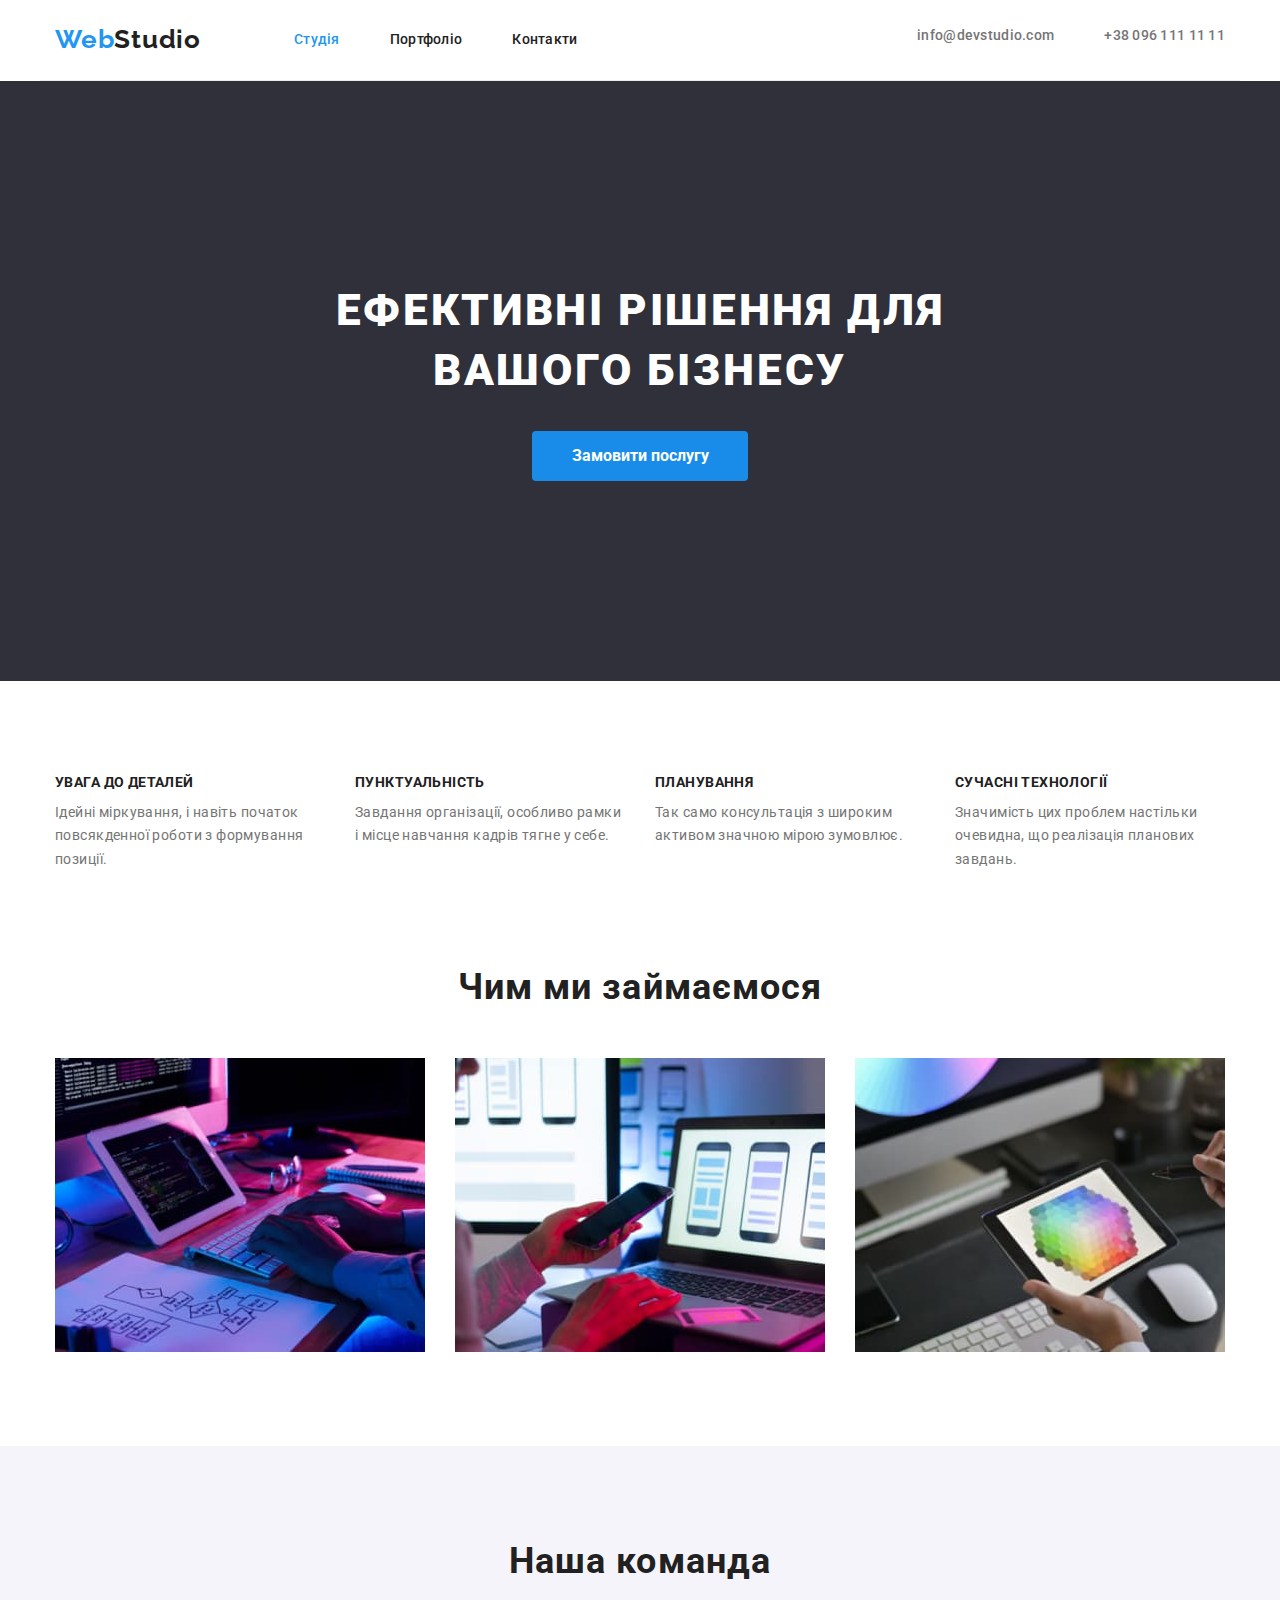
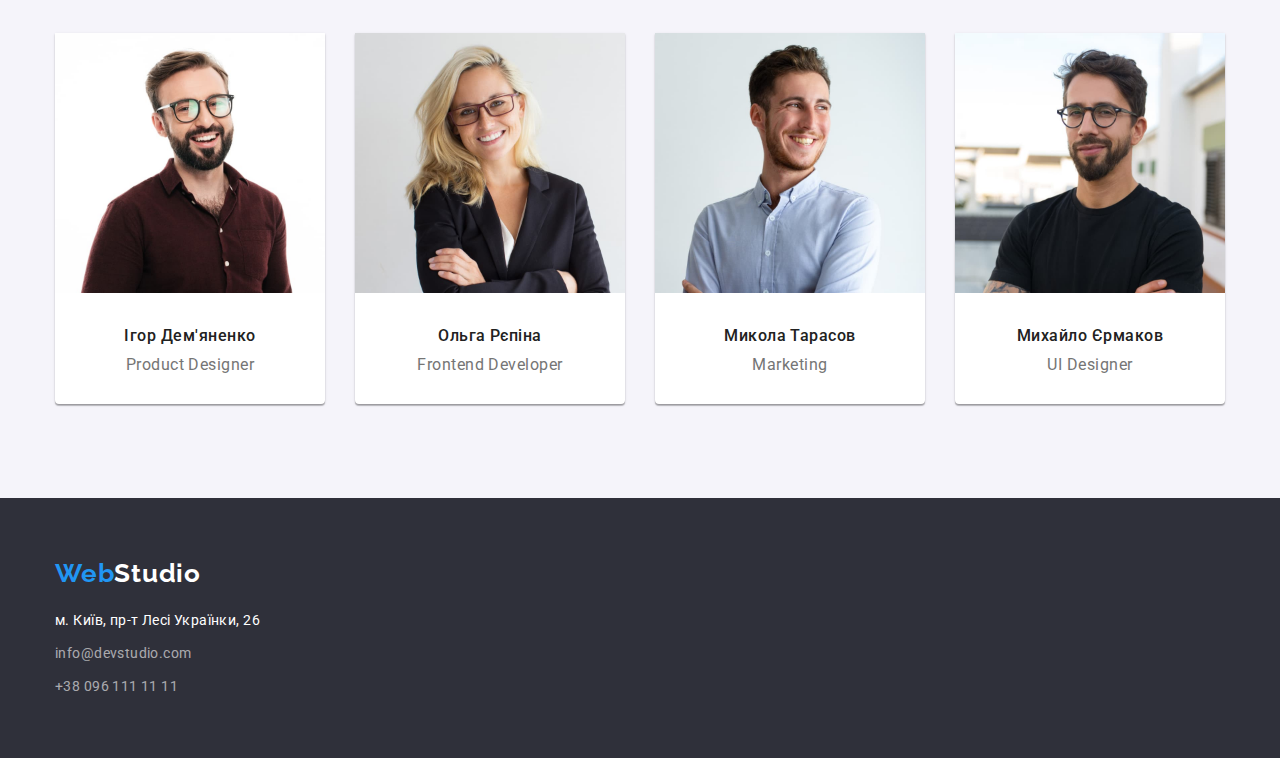
<file: index.html>
<!DOCTYPE html>
<html lang="uk">
<head>
    <meta charset="UTF-8">
    <meta name="viewport" content="width=device-width, initial-scale=1.0">
    <title>Document</title>
    <link rel="preconnect" href="https://fonts.googleapis.com">
    <link rel="preconnect" href="https://fonts.gstatic.com" crossorigin>
    <link href="https://fonts.googleapis.com/css2?family=Raleway:wght@700&family=Roboto:wght@400;500;700;900&display=swap"
        rel="stylesheet">
        <link rel="stylesheet" href="https://cdn.jsdelivr.net/npm/modern-normalize@1.1.0/modern-normalize.min.css">
    <link rel="stylesheet" href="./css/style.css">
</head>
<body>
    <header class="main-header">
     <div class="content-header conteiner">
      <nav class="main-nav">
      <a class="logo link" href="./index.html">Web<span class="logo-black">Studio</span></a>
      <ul class="menu list">
       <li class="menu-item"><a class="menu-link link current" href="./index.html">Студія</a></li>
       <li class="menu-item"><a class="menu-link link" href="./portfolio.html">Портфоліо</a></li>
       <li class="menu-item"><a class="menu-link link" href="">Контакти</a></li>
    </ul>
    </nav>
    <ul class="contact list">
        <li class="contact-item"><a class="contact-mail link" href="mailto:info@devstudio.com">info@devstudio.com</a></li>
        <li class="contact-item"><a class="contact-tel link" href="tel:+380961111111">+38 096 111 11 11</a></li>
    </ul>
</div>
    </header>
    
    <main>
        <section class="section hero">
            <div class="conteiner">
            <h1 class="hero-title">Ефективні рішення для вашого бізнесу</h1>
            <button class="modal-button" type="button">Замовити послугу</button>
        </div>
        </section>
        <section class="section">
            <div class="conteiner">
            <h2 class="section-title visually-hidden link">Наші особливості</h2>
            <ul class="benefits-list list">
                <li class="work-item">
                    <h3 class="work-title">УВАГА ДО ДЕТАЛЕЙ</h3>
                    <p class="benefits-text">Ідейні міркування, і навіть початок повсякденної роботи з формування позиції.</p>
                </li>
                <li class="work-item">
                    <h3 class="work-title">ПУНКТУАЛЬНІСТЬ</h3>
                    <p class="benefits-text">Завдання організації, особливо рамки і місце навчання кадрів тягне у себе.</p>
                </li>
                <li class="work-item">
                    <h3 class="work-title">ПЛАНУВАННЯ</h3>
                    <p class="benefits-text">Так само консультація з широким активом значною мірою зумовлює.</p>
                </li>
                <li class="work-item">
                    <h3 class="work-title">СУЧАСНІ ТЕХНОЛОГІЇ</h3>
                    <p class="benefits-text">Значимість цих проблем настільки очевидна, що реалізація планових завдань.</p>
                </li>
            </ul>
        </div>
        </section>
        <section class="section about">
            <div class="conteiner">
            <h2 class="section-title">Чим ми займаємося</h2>
            <ul class="img-list list">
                <li>
                    <img class="img-about" src="./img/верстка.jpg" alt="верстка" width="370">
                </li>
                <li>
                    <img class="img-about" src="./img/адаптація.jpg" alt="адаптація" width="370">
                </li>
                <li>
                    <img class="img-about" src="./img/графічні_роботи.jpg" alt="графічні роботи" width="370">
                </li>
            </ul>
        </div>
        </section>
        <section class="section" style="background-color: #F5F4FA;">
            <div class="conteiner">
            <h2 class="team-title">Наша команда</h2>
            <ul class="personal-list list">
                <li class="team-item">
                    <img class="img-team" src="./img/Product_Designer.jpg" alt="Product Designer" width="270">
                    <h3 class="personal-title">Ігор Дем'яненко</h3>
                    <p class="personal-text">Product Designer</p>
                </li>
                <li class="team-item">
                    <img class="img-team" src="./img/Frontend_Developer.jpg" alt="Frontend Developer" width="270">
                    <h3 class="personal-title">Ольга Рєпіна</h3>
                    <p class="personal-text">Frontend Developer</p>
                </li>
                <li class="team-item">
                    <img class="img-team" src="./img/Marketing.jpg" alt="Marketing" width="270">
                    <h3 class="personal-title">Микола Тарасов</h3>
                    <p class="personal-text">Marketing</p>
                </li>
                <li class="team-item">
                    <img class="img-team" src="./img/UI_Designer.jpg" alt="UI Designer" width="270">
                    <h3 class="personal-title">Михайло Єрмаков</h3>
                    <p class="personal-text">UI Designer</p>
                </li>
            </ul>
        </div>
        </section>
    </main>
    <footer class="footer">
        <div class="conteiner">
        <a class="logo-footer link" href="./index.html">Web<span class="logo-white">Studio</span></a>
        <address class="footer-contact">
        <ul class="contact-footer list">
            <li class="contact-item"><a class="contact-adress link" href="">м. Київ, пр-т Лесі Українки, 26</a>
            </li>
            <li class="contact-item"><a class="contact-mail-footer link" href="mailto:info@devstudio.com">info@devstudio.com</a>
            </li>
            <li class="contact-item"><a class="contact-tel-footer link" href="tel:+380961111111">+38 096 111 11 11</a>
            </li>
        </ul>
        </address>
    </div>
    </footer>
</body>
</html>
</file>
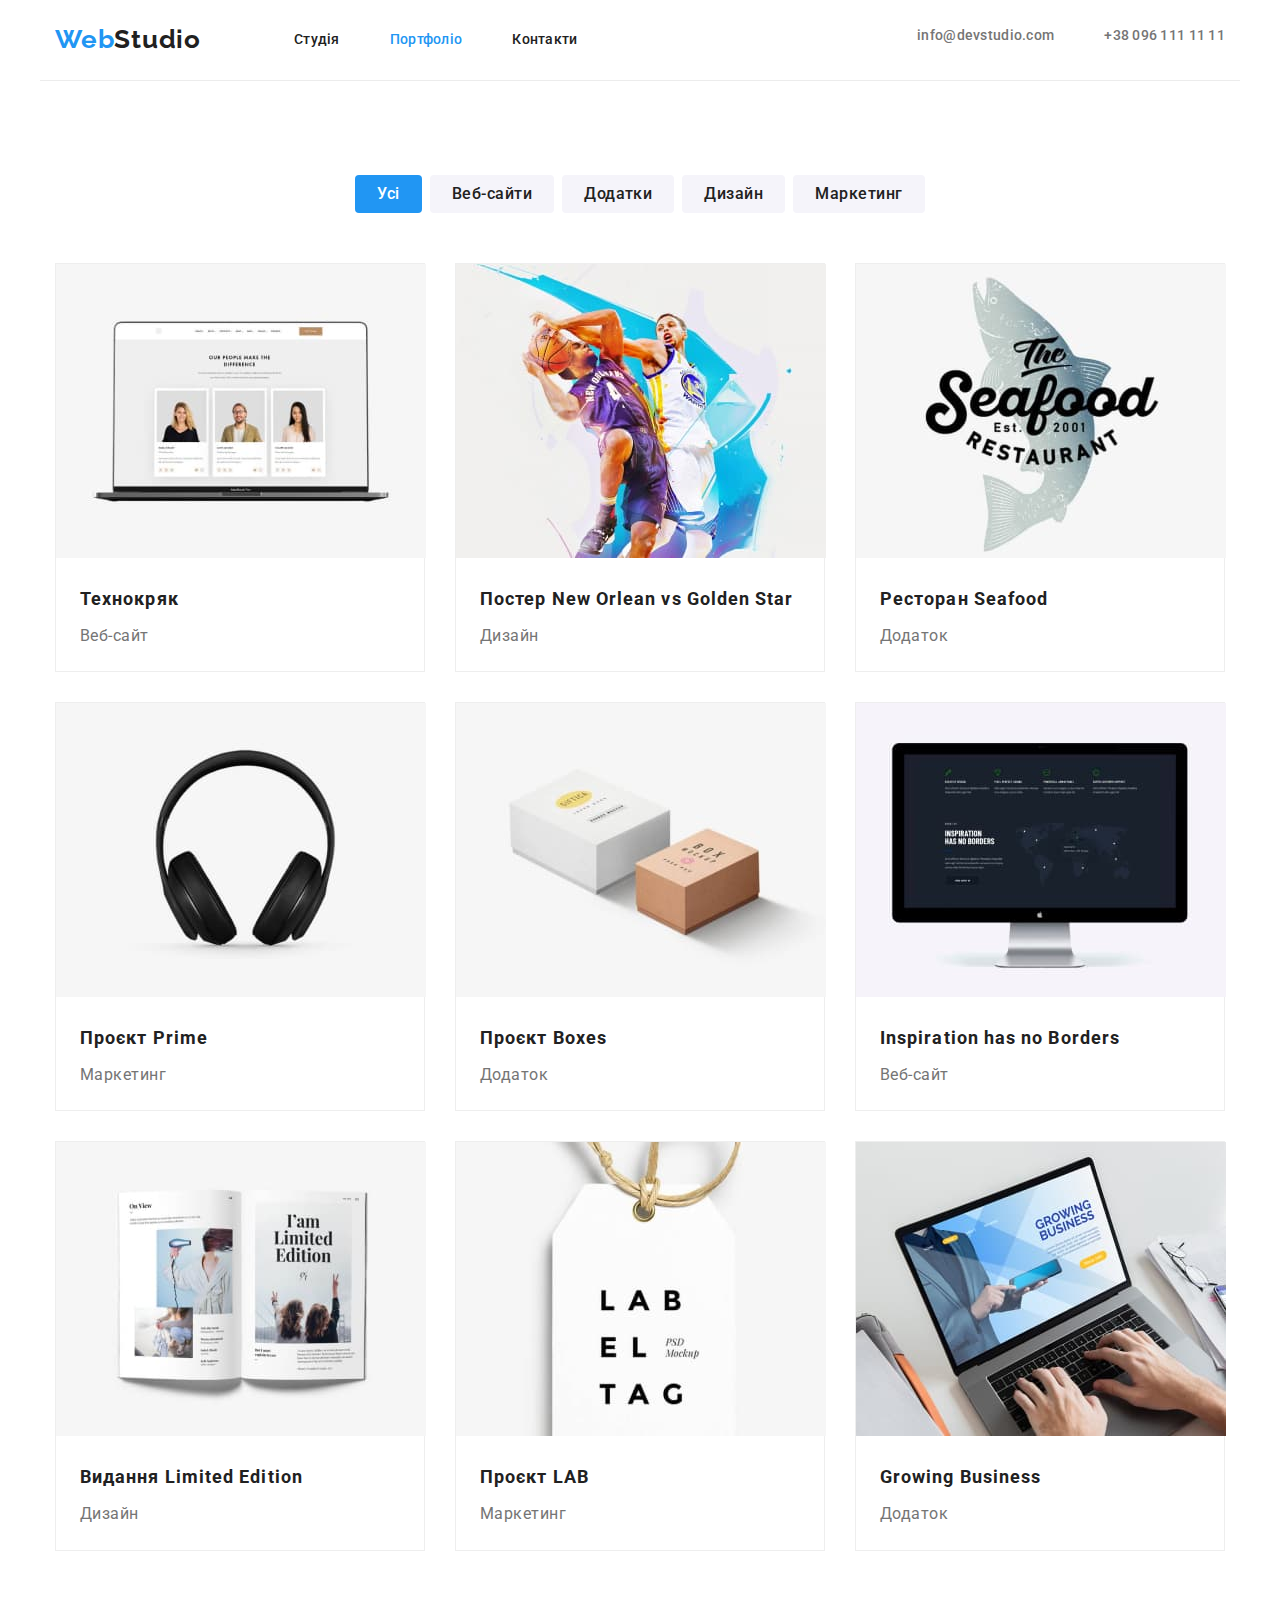
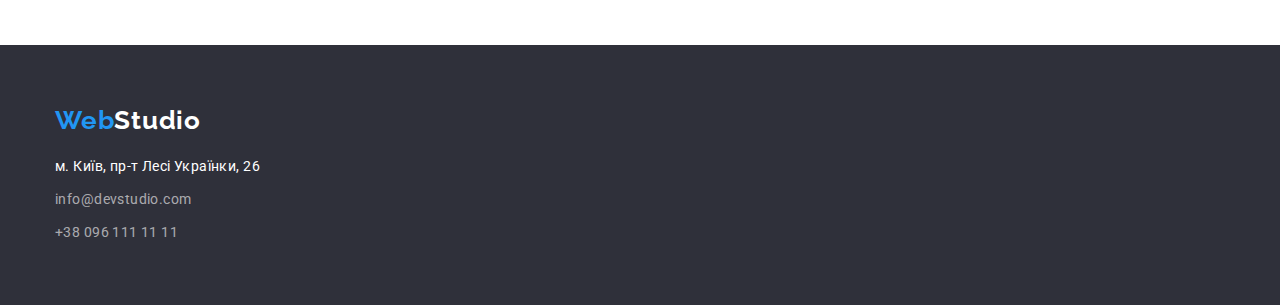
<file: portfolio.html>
<!DOCTYPE html>
<html lang="uk">
<head>
    <meta charset="UTF-8">
    <meta name="viewport" content="width=device-width, initial-scale=1.0">
    <title>Document</title>
    <link rel="preconnect" href="https://fonts.googleapis.com">
    <link rel="preconnect" href="https://fonts.gstatic.com" crossorigin>
    <link href="https://fonts.googleapis.com/css2?family=Raleway:wght@700&family=Roboto:wght@400;500;700;900&display=swap"
        rel="stylesheet">
    <link rel="stylesheet" href="https://cdn.jsdelivr.net/npm/modern-normalize@1.1.0/modern-normalize.min.css">
    <link rel="stylesheet" href="./css/style.css">
</head>
<body>
<header class="main-header">
    <div class="content-header conteiner">
        <nav class="main-nav">
            <a class="logo link" href="./index.html">Web<span class="logo-black">Studio</span></a>
            <ul class="menu list">
                <li class="menu-item"><a class="menu-link link" href="./index.html">Студія</a></li>
                <li class="menu-item"><a class="menu-link link current" href="./portfolio.html">Портфоліо</a></li>
                <li class="menu-item"><a class="menu-link link" href="">Контакти</a></li>
            </ul>
        </nav>
        <ul class="contact list">
            <li class="contact-item"><a class="contact-mail link"
                    href="mailto:info@devstudio.com">info@devstudio.com</a></li>
            <li class="contact-item"><a class="contact-tel link" href="tel:+380961111111">+38 096 111 11 11</a></li>
        </ul>
    </div>
</header>
    <main>
        <section class="section">
            <div class="conteiner">
            <ul class="filter list">
                <li><button class="button current" type="button">Усі</button></li>
                <li><button class="button" type="button">Веб-сайти</button></li>
                <li><button class="button" type="button">Додатки</button></li>
                <li><button class="button" type="button">Дизайн</button></li>
                <li><button class="button" type="button">Маркетинг</button></li>
            </ul>
            <h1 class="visually-hidden">Проекти</h1>
            <ul class="projects-list card-set list">
                <li class="project-item">
                    <img class="projet-img" src="./img/технокряк.jpg" alt="технокряк" width="370">
                    <h3 class="project-title">Технокряк</h3>
                    <p class="project-text">Веб-сайт</p>
                </li>
                <li class="project-item">
                    <img class="projet-img" src="./img/постер.jpg" alt="постер" width="370">
                    <h3 class="project-title">Постер New Orlean vs Golden Star</h3>
                    <p class="project-text">Дизайн</p>
                </li>
                <li class="project-item">
                    <img class="projet-img" src="./img/ресторан.jpg" alt="ресторан" width="370">
                    <h3 class="project-title">Ресторан Seafood</h3>
                    <p class="project-text">Додаток</p>
                </li>
                <li class="project-item">
                    <img class="projet-img" src="./img/проект1.jpg" alt="проєкт1" width="370">
                    <h3 class="project-title">Проєкт Prime</h3>
                    <p class="project-text">Маркетинг</p>
                </li>
                <li class="project-item">
                    <img class="projet-img" src="./img/проект2.jpg" alt="проєкт2" width="370">
                    <h3 class="project-title">Проєкт Boxes</h3>
                    <p class="project-text">Додаток</p>
                </li>
                <li class="project-item">
                    <img class="projet-img" src="./img/вебсайт.jpg" alt="веб-сайт" width="370">
                    <h3 class="project-title">Inspiration has no Borders</h3>
                    <p class="project-text">Веб-сайт</p>
                </li>
                <li class="project-item">
                    <img class="projet-img" src="./img/видання.jpg" alt="дизайн" width="370">
                    <h3 class="project-title">Видання Limited Edition</h3>
                    <p class="project-text">Дизайн</p>
                </li>
                <li class="project-item">
                    <img class="projet-img" src="./img/проект3.jpg" alt="проєкт3" width="370">
                    <h3 class="project-title">Проєкт LAB</h3>
                    <p class="project-text">Маркетинг</p>
                </li>
                <li class="project-item">
                    <img class="projet-img" src="./img/додаток.jpg" alt="додаток" width="370">
                    <h3 class="project-title">Growing Business</h3>
                    <p class="project-text">Додаток</p>
                </li>
            </ul>
        </div>
        </section>
    </main>
    <footer class="footer">
        <div class="content-footer conteiner">
            <a class="logo-footer link" href="./index.html">Web<span class="logo-white">Studio</span></a>
            <address class="footer-contact">
                <ul class="contact-footer list">
                    <li class="contact-item"><a class="contact-adress link" href="">м. Київ, пр-т Лесі Українки, 26</a>
                    </li>
                    <li class="contact-item"><a class="contact-mail-footer link"
                            href="mailto:info@devstudio.com">info@devstudio.com</a>
                    </li>
                    <li class="contact-item"><a class="contact-tel-footer link" href="tel:+380961111111">+38 096 111 11
                            11</a>
                    </li>
                </ul>
            </address>
        </div>
    </footer>
</body>
</html>
</file>
<file: css/style.css>
:root {
    --primary-text-color: #757575;
    --secondary-text-color: #212121;
    --background-color: #F5F5F5;
    --accent-color: #2196F3;

}

.link { 
    text-decoration: none;
 }

 .list {
    list-style: none;
}

.img {
    display: block;
}

.h2{
    display: none;
}



h1,
h2,
h3,
h4,
p {
    margin-top: 0;
    margin-bottom: 0;
}

ul,
ol {
    margin-top: 0;
    margin-bottom: 0;
    padding-left: 0;
}

.conteiner {
    margin-right: auto;
    margin-left: auto;
    width: 1200px;
    padding-right: 15px;
    padding-left: 15px;
    
    
}

.visually-hidden {
    position: absolute;
    width: 1px;
    height: 1px;
    margin: -1px;
    border: 0;
    padding: 0;
    white-space: nowrap;
    clip-path: inset(100%);
    clip: rect(0 0 0 0);
    overflow: hidden;
}

.section {
    padding-top: 94px;
    padding-bottom: 94px;
}


/* основной текст #757575*/
/* вторичный цвет текста #212121*/
/* цвет фона #F5F5F5*/
/* акцент #2196F3*/

/*header*/

.main-header {
    background-color: #FFFFFF;
}

.work {
    background-color: #FFFFFF;
}

.team {
    background-color: #F5F4FA;
}

body {
font-family: 'Roboto', sans-serif;
color: var(--primary-text-color);
font-size: 14px;
}

.logo {
    font-family: 'Raleway';
    font-weight: 700;
    font-size: 26px;
    line-height: 1.19;
    letter-spacing: 0.03em;
    color: var(--accent-color);
    margin-right: 93px;
    padding-top: 24px;
    padding-bottom: 25px;
}

.logo-black {
    color: var(--secondary-text-color);
}

.logo-white {
    color: #FFFFFF;
}



.menu-item {
    font-weight: 500;
    font-size: 14px;
    line-height: 1.14;
    letter-spacing: 0.02em;
    color:var(--secondary-text-color);
}

.content-header {
    display: flex;
    align-items: center;
    border-bottom: 1px solid #ECECEC;;
}

.main-nav {
    display: flex;
    align-items: center;
}

.menu {
    display: flex;
    align-items: center;
    column-gap: 50px;

}

.contact {
    display: flex;
    column-gap: 50px;
    margin-left: auto;
}


.menu .current {
    color: var(--accent-color);
}
        
.menu-link:hover,
.menu-link:focus {
color: var(--accent-color);
}



.menu-link {
    color: var(--secondary-text-color);
}

.contact-mail {
    color: var(--primary-text-color);
    font-weight: 500;
    font-size: 14px;
    line-height: 1.14;
    letter-spacing: 0.02em;
}

.contact-tel {
    color: var(--primary-text-color);
    font-weight: 500;
    font-size: 14px;
    line-height: 1.14;
    letter-spacing: 0.02em;
}



.contact-mail:hover,
.contact-mail:focus {
    color: var(--accent-color);
}

.contact-tel:hover,
.contact-tel:focus {
    color:var(--accent-color);
}

.contact-mail-footer:hover,
.contact-mail-footer:focus {
    color: var(--accent-color);
}

.contact-tel-footer:hover,
.contact-tel-footer:focus {
    color: var(--accent-color);
}

.contact-adress:hover,
.contact-adress:focus{
    color:var(--accent-color);
}

/*    Hero    */

.hero {
    background-color: #2F303A;
    text-align: center;
    padding-top: 200px;
    padding-bottom: 200px;
}



.hero-title {
    width: 696px;
    font-weight: 900;
    font-size: 44px;
    line-height: 1.36;
    color: #FFFFFF;
    text-align: center;
    letter-spacing: 0.06em;
    text-transform: uppercase;
    margin-bottom: 30px;
    margin-right: auto;
    margin-left: auto;
}



.modal-button {
    width: 216px;
    height: 50px;
    font-weight: 700;
    font-size: 16px;
    line-height: 1.88;
    color: #FFFFFF;
    background-color: #188CE8;
    cursor: pointer;
    border: 216px 50px;
    border-radius: 4px;
    border: none;
}

/* work*/


.benefits-list {
    display: flex;
    column-gap: 30px;
}

.section-title {
    color: var(--secondary-text-color);
    font-size: 36px;
    line-height: 1.17;
    text-align: center;
    letter-spacing: 0.03em;
}


.work-title {
    font-size: 14px;
    line-height: 1.14;
    letter-spacing: 0.03em;
    text-transform: uppercase;
    color: var(--secondary-text-color);
    align-items: flex-start;
    margin-bottom: 10px;
}

.work-item {
    width: 270px;
   
}

.benefits-text {
    font-weight: 400;
    line-height: 1.71;
    letter-spacing: 0.03em;
}

/*about*/

.about {
    padding-top: 0px;
}

.img-list {
    display: flex;
    column-gap: 30px;
    margin-bottom: auto;
    margin-top: 50px;
}

.img-about {
    display: block;
    max-width: 100%;
    height: auto;
}



/* team */

.personal-list {
    display: flex;
    column-gap: 30px;
}

.img-team {
    padding-bottom: 30px;
}

.team-item {
    background: #FFFFFF;
        /* material shadow v1 */
    
        box-shadow: 0px 1px 3px rgba(0, 0, 0, 0.12), 0px 1px 1px rgba(0, 0, 0, 0.14), 0px 2px 1px rgba(0, 0, 0, 0.2);
        border-radius: 0px 0px 4px 4px;
}

.team-title {
    margin-bottom: 50px;
    color: var(--secondary-text-color);
        font-size: 36px;
        line-height: 1.17;
        text-align: center;
        letter-spacing: 0.03em;
}

.personal-title {
   font-weight: 500;
    font-size: 16px;
    line-height: 1.19;
    letter-spacing: 0.03em;
    margin-bottom: 10px;
    text-align: center;
    color: var(--secondary-text-color)
    
    
}

.personal-text {
    text-align: center;
    font-size: 16px;
    line-height: 1.19;
    letter-spacing: 0.03em;
    padding-bottom: 30px;
    }

/*  Portfolio  */

.content-header-portfolio {
    display: flex;
    align-items: center;
    margin-bottom: 94px;
}



.filter {
    display: flex;
   justify-content: center;
    text-align: center;
    margin-bottom: 50px;
    gap: 8px;
}

.card-set {
    display: flex;
    flex-wrap: wrap;
    gap: 30px;
}

.project-item {
    width: calc((100% - 60px)/ 3 );
    border: 1px solid #EEEEEE;

}



.button {
   font-family: inherit;
   font-weight: 500;
   font-size: 16px;
   line-height: 1.63;
   text-align: center;
   letter-spacing: 0.03em;
   cursor: pointer;
   color: var(--secondary-text-color);
   background-color: #F5F4FA;
   border: none;
   border-radius: 4px;
   padding: 6px 22px;
}

.filter .current {
    color: #FFFFFF;
    background-color: var(--accent-color);
}

.button:hover,
.button:focus {
    color: #FFFFFF;
    background-color: var(--accent-color);
}

.project-title {

    font-size: 18px;
    line-height: 2;
    letter-spacing: 0.06em;
    color: var(--secondary-text-color);
    padding-top: 20px;
    padding-right: 24px;
    padding-left: 24px;
    margin-bottom: 4px;
}
.project-text {
    
    font-size: 16px;
    line-height: 1.88;
    letter-spacing: 0.03em;
    padding-right: 24px;
    padding-left: 24px;
    padding-bottom: 20px;
}

/* footer */

.contact-item:not(:last-child) {
    margin-bottom: 9px;
}

.contact-adress {
    font-weight: 400;
    font-size: 14px;
    line-height: 1.71;
    letter-spacing: 0.03em;
    color: #FFFFFF;
}

.footer-contact {
    font-style: normal;
}

.contact-footer {
    margin-bottom: auto;
    gap: 9px;
}

.contact-mail-footer {
    font-weight: 400;
    font-size: 14px;
    line-height: 1.71;
    letter-spacing: 0.03em;
    color: rgba(255, 255, 255, 0.6);
}

.contact-tel-footer {
    font-weight: 400;
    font-size: 14px;
    line-height: 1.71;
    letter-spacing: 0.03em;
    color: rgba(255, 255, 255, 0.6);
}

.logo-footer {
    font-family: 'Raleway';
    font-weight: 700;
    font-size: 26px;
    line-height: 1.19;
    letter-spacing: 0.03em;
    color: var(--accent-color);
    margin-bottom: 20px;
    display: block;

}

.footer {
    background-color: #2F303A;
    padding: 60px 0px;
}

/*.logo-footer {
    margin-top: 60px;
    margin-bottom: 20px;
}*/
</file>
